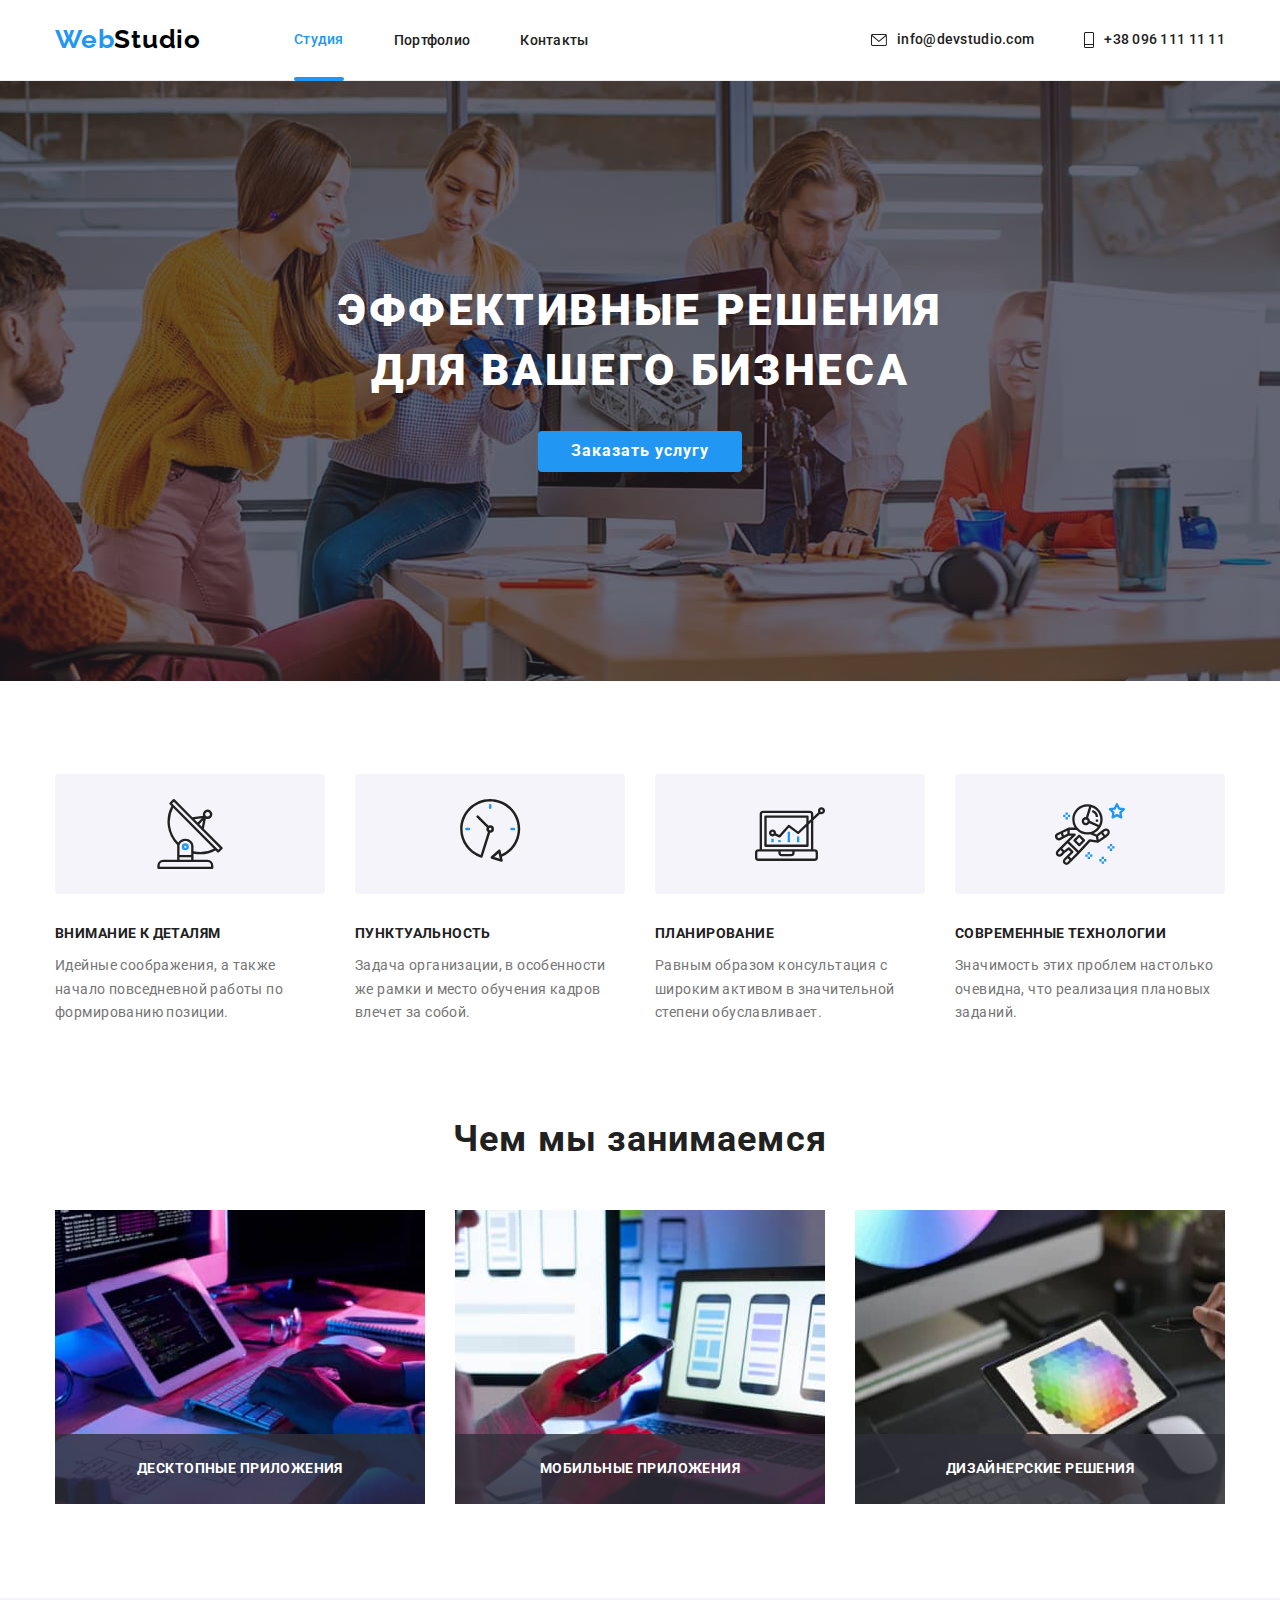
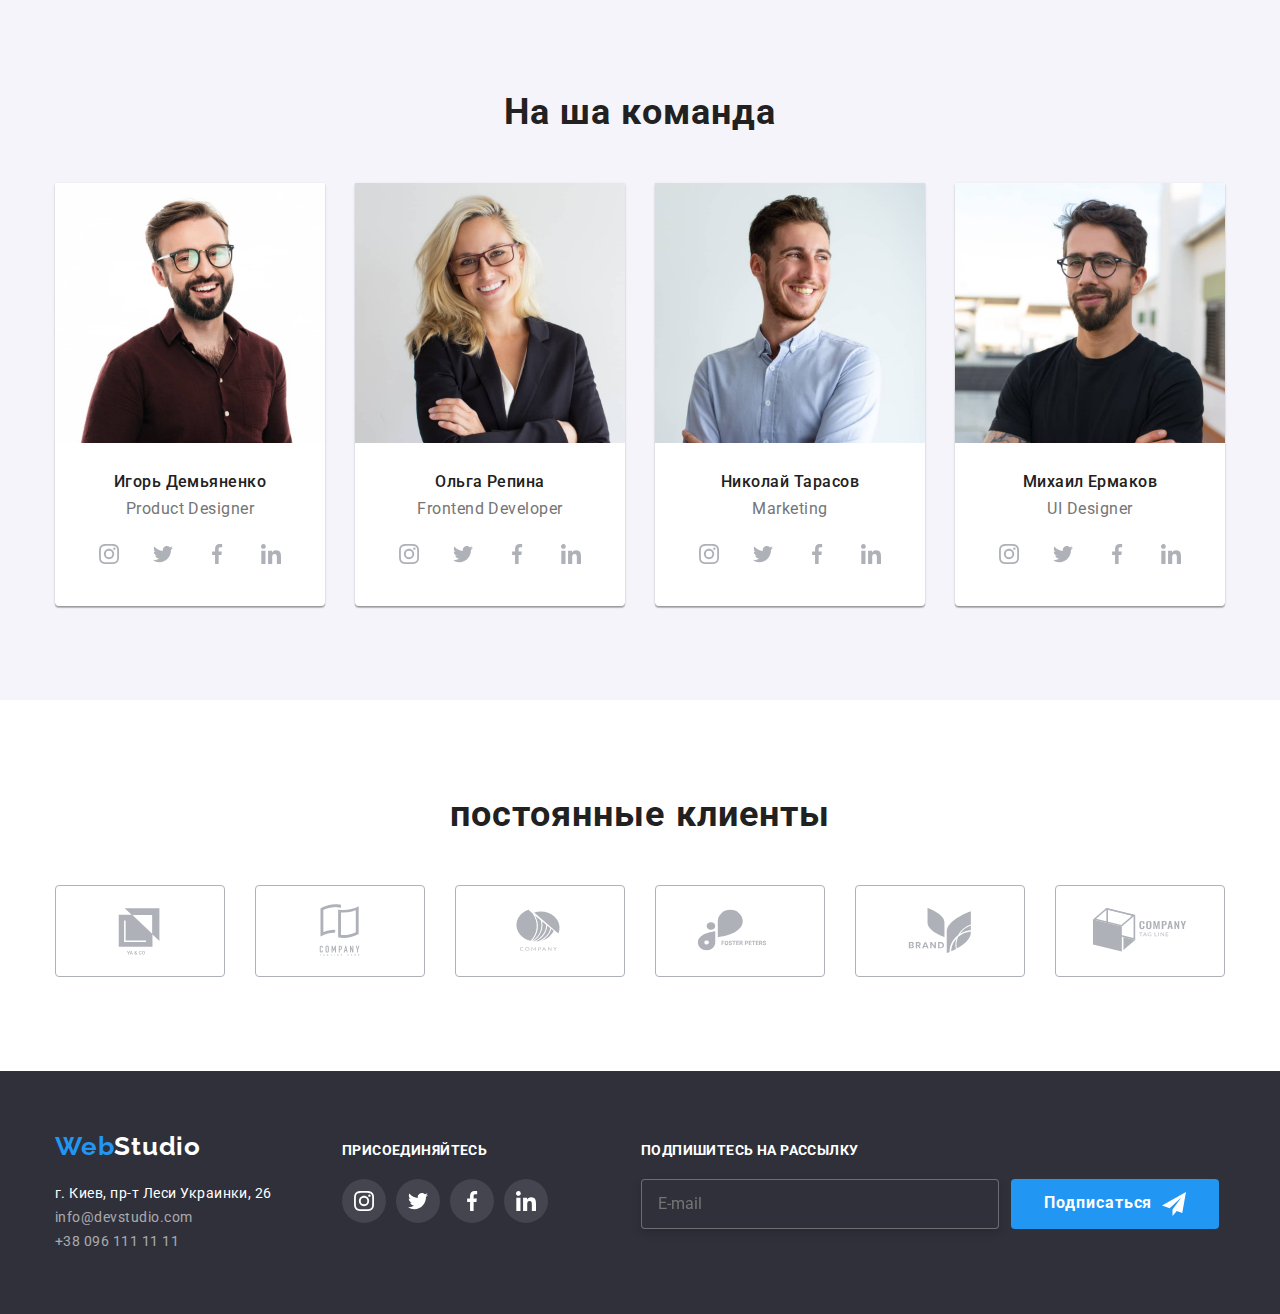
<file: index.html>
<!DOCTYPE html>
<html lang="en">
<head>
    <meta charset="UTF-8">
    <meta http-equiv="X-UA-Compatible" content="IE=edge">
    <meta name="viewport" content="width=, initial-scale=1.0">
    <title>Web Studio</title>
    <link rel="preconnect" href="https://fonts.googleapis.com">
    <link rel="preconnect" href="https://fonts.gstatic.com" crossorigin>
    <link href="https://fonts.googleapis.com/css2?family=Raleway:wght@700&family=Roboto:wght@400;500;700;900&display=swap"
            rel="stylesheet">
    <link rel="stylesheet" href="https://cdn.jsdelivr.net/npm/modern-normalize@1.1.0/modern-normalize.min.css" />
    <link rel="stylesheet" href="./css/style.css">
    
</head>
<body>
    <!--header-->
   
    <header class=" header">
        <div class="container container-nav">
            <nav class=" nav ">
                <a href="./index.html " class="logo logo-header ">Web<span class="studio">Studio</span></a>
                <ul class="site-nav list">
                    <li class="item item-studio "><a href="./index.html " class="link current">Студия</a></li>
                    <li class="item "><a href="./portfolio.html" class="link ">Портфолио</a></li>
                    <li class="item"><a href="" class="link">Контакты</a></li>
                </ul>
            </nav>
            <div class="site-nav ">
                <ul class="auth-nav list ">
                    <li class="item">
                        <a href="mailto:info@devstudio.com" class="link item-link ">
                            <svg class="auth-nav-icon" width="16" height="12">
                                <use href="./images/svg/icons.svg#icon-envelope"></use>
                            </svg>
                            info@devstudio.com
    
                        </a>
                    </li>
                    <li class="item">
                        <a href="tel:+380961111111" class="link item-link ">
                            <svg class="auth-nav-icon" width="10" height="16">
                                <use href="./images/svg/icons.svg#icon-vector"></use>
                            </svg>
                            +38 096 111 11 11
    
                        </a>
                    </li>
                </ul>
            </div>
    
        </div>
    </header>
  
    
    <!--main-content-->
    <main>
        <!--hero-->
        
            <section class="hero">
                <div class="container container-hero">
                     <h1 class="hero-title">Эффективные решения для вашего бизнеса</h1>
                     <button class="hero-button" type="button" data-modal-open>Заказать услугу </button>
                </div>
            </section>
        
        
        <!--section title-->
       
            <section class="section section-container">
                <div class="container">
                    <h2 class="regulations-work">Правила</h2>
                    <ul class="regulations list">
                        <li class="regulations-list">
                            <div class="regulations-list-work">
                                <svg class="" width="70" height="70">
                                    <use href="./images/svg/icons.svg#icon-antenna-1"></use>
                                </svg>
                            </div>
                                  
                            <h3 class="regulations-title">Внимание к деталям</h3>
                            <p class="paragraph-title">Идейные соображения, а также начало повседневной работы по формированию позиции.
                            </p>
                        </li>
                        <li class="regulations-list">
                            <div class="regulations-list-work">
                                <svg class="" width="70" height="70">
                                    <use href="./images/svg/icons.svg#icon-clock-1"></use>
                                </svg>
                            </div>

                            <h3 class="regulations-title">Пунктуальность</h3>
                            <p class="paragraph-title">Задача организации, в особенности же рамки и место обучения кадров влечет за
                            собой.</p>
                        </li>
                        <li class="regulations-list">
                            <div class="regulations-list-work">
                                <svg class="" width="70" height="70">
                                    <use href="./images/svg/icons.svg#icon-diagram-1"></use>
                                </svg>
                            </div>

                            <h3 class="regulations-title">Планирование</h3>
                            <p class="paragraph-title">Равным образом консультация с широким активом в значительной степени
                            обуславливает.</p>
                        </li>
                        <li class="regulations-list">
                            <div class="regulations-list-work">
                                <svg class="" width="70" height="70">
                                    <use href="./images/svg/icons.svg#icon-astronaut-1"></use>
                                </svg>
                            </div>

                            <h3 class="regulations-title">Современные технологии</h3>
                            <p class="paragraph-title">Значимость этих проблем настолько очевидна, что реализация плановых заданий.</p>
                        </li>
                    </ul>
                </div>
            </section>
       
       
        <!--section work-->

       
        <section class="section">
            <div class="container">
                <h2 class="work-title">Чем мы занимаемся</h2>
                   <ul class=" work list card-set">
                       <li class="work-list card-set-item ">
                            <img class="work-img" src="./images/box1.jpg" alt="человек печатает код на компьютере" width="370">
                            <p class="work-title-img">Десктопные приложения</p>
                       </li>
                       <li class="work-list card-set-item ">
                            <img class="work-img" src="./images/box2.jpg" alt="компьютер на столе, смартфон в руке" width="370">
                            <p class="work-title-img">Мобильные приложения</p>
                       </li>
                       <li class="work-list card-set-item ">
                            <img class="work-img" src="./images/box3.jpg" alt="компьютер на столе, в руке планшет в планшете цветовая гамма" width="370">
                            <p class="work-title-img">Дизайнерские решения</p>                            
                       </li>
                   </ul>
            </div>
        </section>
    
        
        
        <!--наша команда-->

        
        <section class="section our-team ">
            <div class="container">
                <h2 class="work-title">На ша команда</h2>
                <ul class="team list card-set">
                    <li class="team-list card-set-item ">
                        <img src="./images/im2/img.jpg" alt="парень в очках и в коричневой рубашки" width="270">
                            <div class="team-list-name">
                                <h3 class="team-name">Игорь Демьяненко</h3>
                                <p lang="en" class="team-position">Product Designer</p>
                                <ul class="social-media list">
                                    <li class="social-media-item">
                                        <a class="social-media-link link" href="" target="_blank" rel="noopener noreferrer"
                                         aria-label="instagram">
                                            <svg class="social-media-icon" width="20" height="20">
                                                <use href="./images/svg/icons.svg#icon-instagram-2"></use>
                                            </svg>
                                        </a>
                                    </li>
                                    <li class="social-media-item">
                                        <a class="social-media-link link" href="" target="_blank" rel="noopener noreferrer"
                                         aria-label="twitter">
                                            <svg class="social-media-icon" width="20" height="20">
                                                <use href="./images/svg/icons.svg#icon-twitter-1"></use>
                                            </svg>
                                        </a>
                                    </li>
                                    <li class="social-media-item">
                                        <a class="social-media-link link" href="" target="_blank" rel="noopener noreferrer"
                                         aria-label="facebook">
                                            <svg class="social-media-icon" width="20" height="20">
                                                <use href="./images/svg/icons.svg#icon-facebook-1"></use>
                                            </svg>
                                        </a>
                                    </li>
                                    <li class="social-media-item">
                                        <a class="social-media-link link" href="" target="_blank" rel="noopener noreferrer"
                                         aria-label="linkedin">
                                            <svg class="social-media-icon" width="20" height="20">
                                                <use href="./images/svg/icons.svg#icon-linkedin-1"></use>
                                            </svg>
                                        </a>
                                    </li>
                                </ul>
                            </div>
                       
                    </li>
                    <li class="team-list card-set-item">
                        <img src="./images/im2/img(1).jpg" alt="девушка в очках и в серой рубашки" width="270">
                            <div class="team-list-name">
                                <h3 class="team-name">Ольга Репина</h3>
                                <p lang="en" class="team-position">Frontend Developer</p>
                                <ul class="social-media list">
                                    <li class="social-media-item">
                                        <a class="social-media-link link" href="" target="_blank" rel="noopener noreferrer" aria-label="instagram">
                                            <svg class="social-media-icon" width="20" height="20">
                                                <use href="./images/svg/icons.svg#icon-instagram-2"></use>
                                            </svg>
                                        </a>
                                    </li>
                                    <li class="social-media-item">
                                        <a class="social-media-link link" href="" target="_blank" rel="noopener noreferrer" aria-label="twitter">
                                            <svg class="social-media-icon" width="20" height="20">
                                                <use href="./images/svg/icons.svg#icon-twitter-1"></use>
                                            </svg>
                                        </a>
                                    </li>
                                    <li class="social-media-item">
                                        <a class="social-media-link link" href="" target="_blank" rel="noopener noreferrer" aria-label="facebook">
                                            <svg class="social-media-icon" width="20" height="20">
                                                <use href="./images/svg/icons.svg#icon-facebook-1"></use>
                                            </svg>
                                        </a>
                                    </li>
                                    <li class="social-media-item">
                                        <a class="social-media-link link" href="" target="_blank" rel="noopener noreferrer" aria-label="linkedin">
                                            <svg class="social-media-icon" width="20" height="20">
                                                <use href="./images/svg/icons.svg#icon-linkedin-1"></use>
                                            </svg>
                                        </a>
                                    </li>
                                </ul>
                            </div>
                       
                    </li>
                    <li class="team-list card-set-item">
                        <img src="./images/im2/img(2).jpg" alt="парень в белой рубашки" width="270">
                            <div class="team-list-name">
                                <h3 class="team-name">Николай Тарасов</h3>
                                <p lang="en" class="team-position">Marketing</p>
                                <ul class="social-media list">
                                    <li class="social-media-item">
                                        <a class="social-media-link link" href="" target="_blank" rel="noopener noreferrer" aria-label="instagram">
                                            <svg class="social-media-icon" width="20" height="20">
                                                <use href="./images/svg/icons.svg#icon-instagram-2"></use>
                                            </svg>
                                        </a>
                                    </li>
                                    <li class="social-media-item">
                                        <a class="social-media-link link" href="" target="_blank" rel="noopener noreferrer" aria-label="twitter">
                                            <svg class="social-media-icon" width="20" height="20">
                                                <use href="./images/svg/icons.svg#icon-twitter-1"></use>
                                            </svg>
                                        </a>
                                    </li>
                                    <li class="social-media-item">
                                        <a class="social-media-link link" href="" target="_blank" rel="noopener noreferrer" aria-label="facebook">
                                            <svg class="social-media-icon" width="20" height="20">
                                                <use href="./images/svg/icons.svg#icon-facebook-1"></use>
                                            </svg>
                                        </a>
                                    </li>
                                    <li class="social-media-item">
                                        <a class="social-media-link link" href="" target="_blank" rel="noopener noreferrer" aria-label="linkedin">
                                            <svg class="social-media-icon" width="20" height="20">
                                                <use href="./images/svg/icons.svg#icon-linkedin-1"></use>
                                            </svg>
                                        </a>
                                    </li>
                                </ul>
                            </div>
                       
                    </li>
                    <li class="team-list card-set-item">
                        <img src="./images/im2/img(3).jpg" alt="парень в очках и в черной футболке" width="270">
                            <div class="team-list-name">
                                <h3 class="team-name">Михаил Ермаков</h3>
                                <p lang="en" class="team-position">UI Designer</p>
                                <ul class="social-media list">
                                    <li class="social-media-item">
                                        <a class="social-media-link link" href="" target="_blank" rel="noopener noreferrer"
                                         aria-label="instagram">
                                            <svg class="social-media-icon" width="20" height="20">
                                                <use href="./images/svg/icons.svg#icon-instagram-2"></use>
                                            </svg>
                                        </a>
                                    </li>
                                    <li class="social-media-item">
                                        <a class="social-media-link link" href="" target="_blank" rel="noopener noreferrer"
                                         aria-label="twitter">
                                            <svg class="social-media-icon" width="20" height="20">
                                                <use href="./images/svg/icons.svg#icon-twitter-1"></use>
                                            </svg>
                                        </a>
                                    </li>
                                    <li class="social-media-item">
                                        <a class="social-media-link link" href="" target="_blank" rel="noopener noreferrer"
                                         aria-label="facebook">
                                            <svg class="social-media-icon" width="20" height="20">
                                                <use href="./images/svg/icons.svg#icon-facebook-1"></use>
                                            </svg>
                                        </a>
                                    </li>
                                    <li class="social-media-item">
                                        <a class="social-media-link link" href="" target="_blank" rel="noopener noreferrer"
                                         aria-label="linkedin">
                                            <svg class="social-media-icon" width="20" height="20">
                                                <use href="./images/svg/icons.svg#icon-linkedin-1"></use>
                                            </svg>
                                        </a>
                                    </li>

                                </ul>
                            </div>
                        
                    </li>
                              
                </ul>
            </div>
        </section>

        <!-- постоянные клиенты -->
        
        
        <section class="section client">
            <div class="container">
                <h2 class="work-title">постоянные клиенты</h2>
                <ul class="work-title-list list">
                    <li class="section-client">
                        <a href="" class="section-client-icon">
                            <svg class="work-title-client" width="106" height="60">
                                <use href="./images/svg/icons.svg#icon-logo"></use>
                            </svg>
                        </a>
                        
                    </li>
                    <li class="section-client">
                        <a href="" class="section-client-icon">
                            <svg class="work-title-client" width="106" height="60">
                                <use href="./images/svg/icons.svg#icon-logo-1"></use>
                            </svg>
                        </a>
                        
                    </li>
                    <li class="section-client">
                        <a href="" class="section-client-icon">
                            <svg class="work-title-client" width="106" height="60">
                                <use href="./images/svg/icons.svg#icon-logo-2"></use>
                            </svg>
                        </a>
                        
                    </li>
                    <li class="section-client">
                        <a href="" class="section-client-icon">
                            <svg class="work-title-client" width="106" height="60">
                                <use href="./images/svg/icons.svg#icon-logo-3"></use>
                            </svg>
                        </a>
                       
                    </li>
                    <li class="section-client">
                        <a href="" class="section-client-icon">
                            <svg class="work-title-client" width="106" height="60">
                                <use href="./images/svg/icons.svg#icon-logo-4"></use>
                            </svg>
                        </a>
                        
                    </li>
                    <li class="section-client">
                        <a href="" class="section-client-icon">
                            <svg class="work-title-client" width="106" height="60">
                                <use href="./images/svg/icons.svg#icon-logo-5"></use>
                            </svg>
                        </a>
                        
                    </li>
                </ul>

            </div>



        </section>

        

    </main>
    <!--footer-->

   
    <footer class="section footer">
        <div class="container section-footer ">
            <div class="container-section-footer">
                <a href="./index.html" class="logo ">Web<span class="footer-studio">Studio</span></a>
                
                <address class="address">
                    <ul class="address list">
                        <li>
                            <a href="https://www.google.pl/maps/dir//%D0%B1%D1%83%D0%BB.+%D0%9B%D0%B5%D1%81%D0%B8+%D0%A3%D0%BA%D1%80%D0%B0%D0%B8%D0%BD%D0%BA%D0%B8,+26,+%D0%9A%D0%B8%D0%B5%D0%B2,+%D0%A3%D0%BA%D1%80%D0%B0%D0%B8%D0%BD%D0%B0,
                             " class="kyiv">г. Киев, пр-т Леси Украинки, 26</a>
                        </li>
                        <li>
                            <a href="mailto:info@devstudio.com" class="mail">info@devstudio.com</a>
                        </li>
                        <li>
                            <a href="tel:+380961111111" class="mail">+38 096 111 11 11</a>
                        </li>
                    </ul>
                </address>
            </div>
                
                
                <div class="strong-title">
                    <strong class="strong-title-link">присоединяйтесь</strong>
                    <ul class="strong-title-list list">
                        <li class="strong-title-media">
                            <a class="social-media-link strong link" href="" target="_blank" rel="noopener noreferrer" aria-label="instagram">
                                <svg class="social-media-icon" width=" 20" height="20">
                                    <use href="./images/svg/icons.svg#icon-instagram-2"></use>
                                </svg>
                            </a>
                        </li>
                        <li class="strong-title-media">
                            <a class="social-media-link strong link" href="" target="_blank" rel="noopener noreferrer" aria-label="twitter">
                                <svg class="social-media-icon" width=" 20" height="20">
                                    <use href="./images/svg/icons.svg#icon-twitter-1"></use>
                                </svg>
                            </a>
                        </li>
                        <li class="strong-title-media">
                            <a class="social-media-link strong link" href="" target="_blank" rel="noopener noreferrer" aria-label="facebook">
                                <svg class="social-media-icon" width=" 20" height="20">
                                    <use href="./images/svg/icons.svg#icon-facebook-1"></use>
                                </svg>
                            </a>
                        </li>
                        <li class="strong-title-media">
                            <a class="social-media-link strong link" href="" target="_blank" rel="noopener noreferrer" aria-label="linkedin">
                                <svg class="social-media-icon" width=" 20" height="20">
                                    <use href="./images/svg/icons.svg#icon-linkedin-1"></use>
                                </svg>
                            </a>
                        </li>
                    </ul>
                </div>

                <form class="btn-submit">
                    <div class="footer-input">
                        <label class="footer-input-title" for="email">Подпишитесь на рассылку</label>
                        <input class="input-title" type="email" name="email" id="email" placeholder="E-mail">
                    
                    </div>
                    <button class="footer-input-btn" type="submit">Подписаться<svg class="telegram-icon" width="24" height="24">
                            <use href="./images/svg/icons.svg#icon-telegram"></use>
                        </svg>
                    </button>
                </form>
          
            
            
           
        </div>
    
    </footer>
   
    <!-- модальное окно -->

    <div class="backdrop is-hidden" data-modal>
        <div class="modal">

           
              <button class="modal-close-btn" type="button" data-modal-close>
                <svg class="modal-close-btn-svg" width="11" height="11">
                    <use  href="./images/svg/icons.svg#icon-close"></use>
                </svg>
              </button>

              <form class="form">
                <strong class="form-title">Оставьте свои данные, мы вам перезвоним</strong>
                <div class="form-field">

                    <div class="field field-box">
                        <label class="label-title" for="name">Имя</label>
                        <input class="input input-check" type="text" name="name" id="name">
                        <svg class="input-svg" width="12" height="12">
                            <use href="./images/svg/icons.svg#icon-name"></use>
                        </svg>
                    </div>
                    
                    <div class="field field-box">
                        <label class="label-title" for="tel">Телефон</label>
                        <input class="input input-check" type="tel" name="tel" id="tel">
                        <svg class="input-svg" width="13" height="13">
                            <use href="./images/svg/icons.svg#icon-telephone"></use>
                        </svg>
                    </div>
                    
                    <div class="field field-box">
                        <label class="label-title" for="mail">Почта</label>
                        <input class="input input-check" type="email" name="mail" id="mail">
                        <svg class="input-svg" width="15" height="12">
                            <use href="./images/svg/icons.svg#icon-email-black"></use>
                        </svg>
                    </div>
               

                    <div class="field">
                        <label class="label-title"  for="kомментарий">Комментарий</label>
                        <textarea class="comment input"  name="kомментарий" id="kомментарий" cols="30" rows="3" placeholder="Введите текст"></textarea>
                    </div>

                    <div class="form-title-check ">
                        
                        
                            <input class="visually-hidden  input" type="checkbox" name="cоглашаюсь" value="cоглашаюсь " id="cоглашаюсь">

                        <span class="btn-svg-check">
                            <svg class="btn-svg-checkbox " width="11" height="8" >
                                <use href="./images/svg/icons.svg#icon-check-mark"></use>
                            </svg>
                        </span>
                        
                        <label class="label-title-terms" for="cоглашаюсь">Соглашаюсь с рассылкой и принимаю
                            <a href="" class="terms">Условия договора</a>
                        </label>
                       
                      
                    </div>

                        <button class="hero-button form-button" type="submit">Отправить</button>
                </div>
                       

              </form>
        </div>
    </div>

    <script src="./js/modal.js"></script>
    
</body>
</html>
</file>
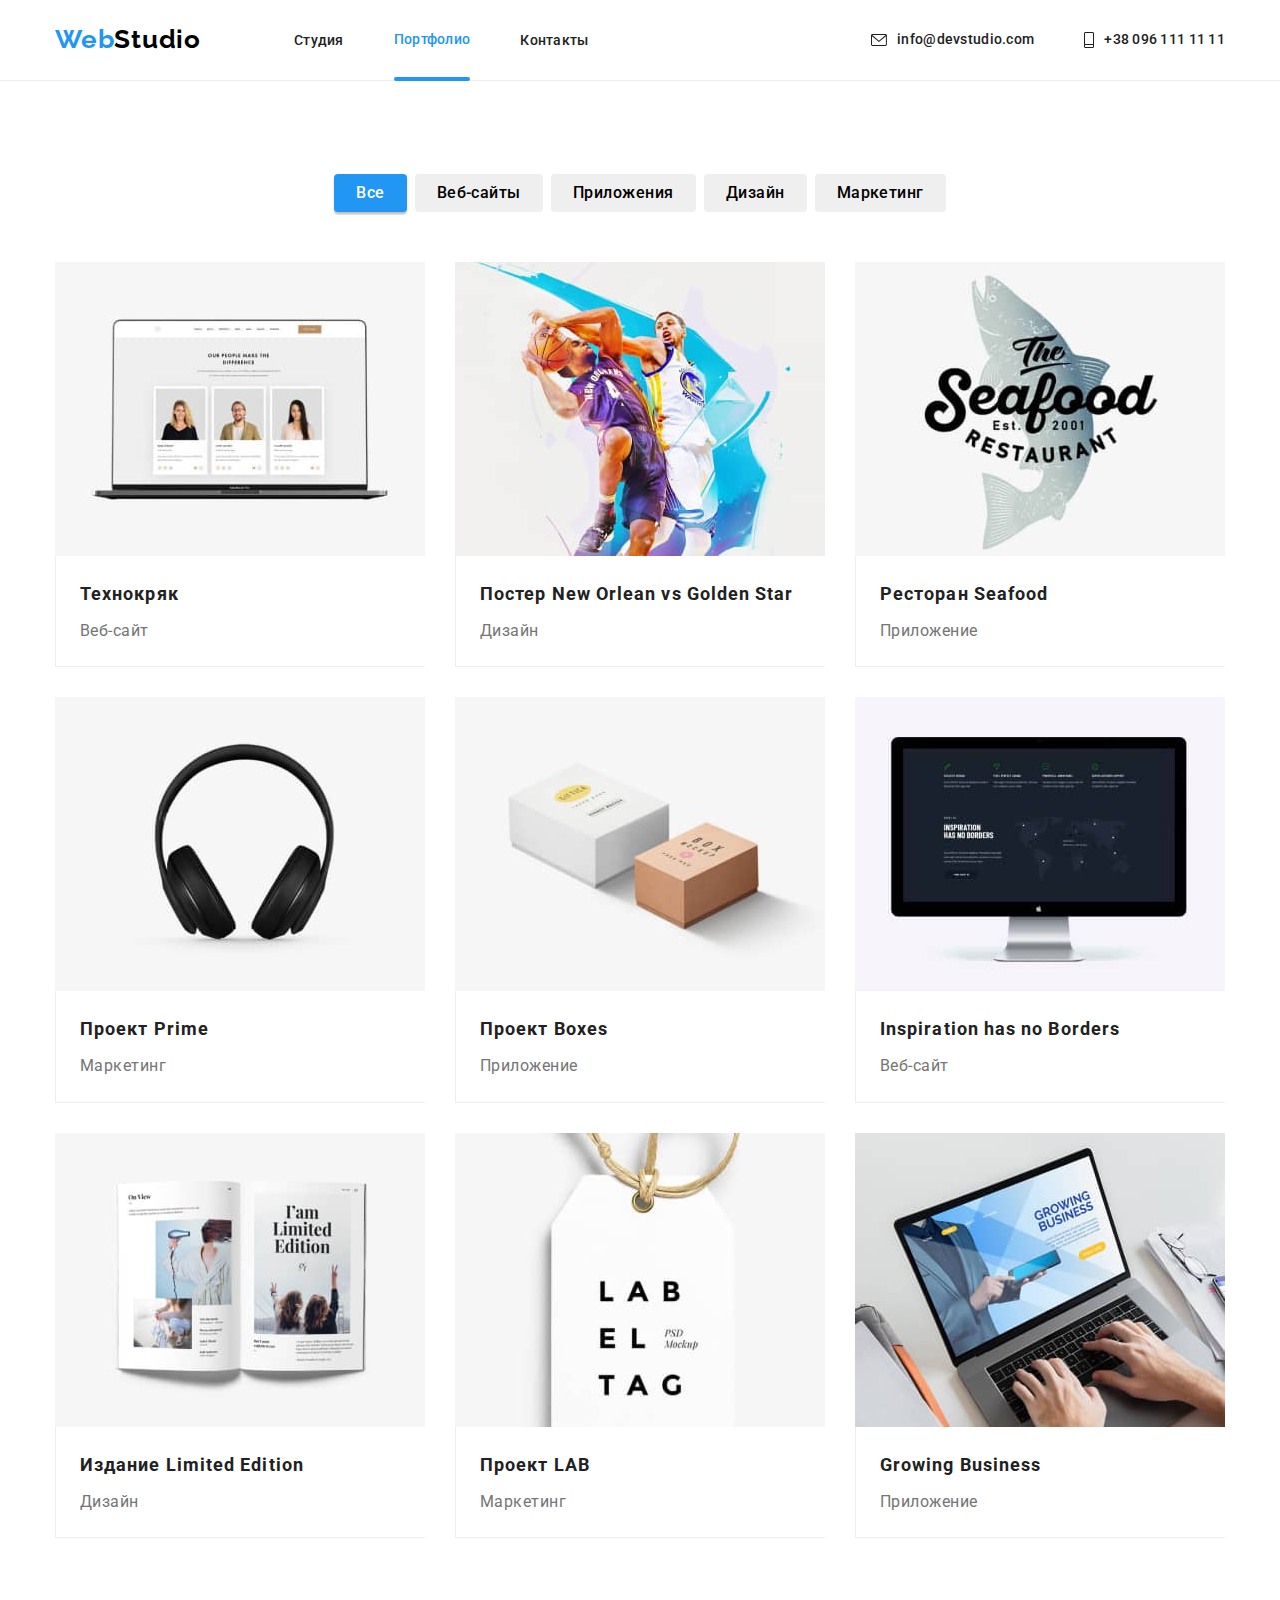
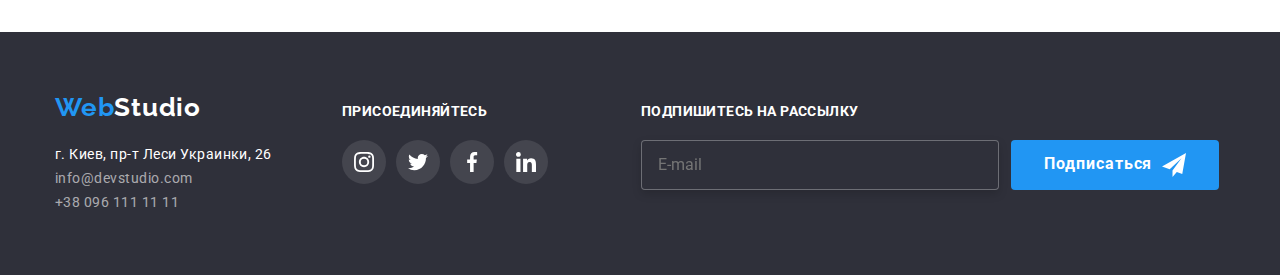
<file: portfolio.html>
<!DOCTYPE html>
<html lang="en">
<head>
    <meta charset="UTF-8">
    <meta http-equiv="X-UA-Compatible" content="IE=edge">
    <meta name="viewport" content="width=device-width, initial-scale=1.0">
    <title>Portfolio</title>
    <link rel="preconnect" href="https://fonts.googleapis.com">
    <link rel="preconnect" href="https://fonts.gstatic.com" crossorigin>
    <link href="https://fonts.googleapis.com/css2?family=Raleway:wght@700&family=Roboto:wght@400;500;700;900&display=swap"
            rel="stylesheet">
    <link rel="stylesheet" href="https://cdn.jsdelivr.net/npm/modern-normalize@1.1.0/modern-normalize.min.css" />
    <link rel="stylesheet" href="./css/style.css">
</head>
<body>
    <!--header-->
    <header class=" header">
        <div class="container container-nav">
            <nav class=" nav ">
                <a href="./index.html " class="logo logo-header ">Web<span class="studio">Studio</span></a>
                <ul class="site-nav list">
                    <li class="item"><a href="./index.html " class="link">Студия</a></li>
                    <li class="item item-studio"><a href="./portfolio.html" class="link current">Портфолио</a></li>
                    <li class="item"><a href="" class="link">Контакты</a></li>
                </ul>
            </nav>
            <div class="site-nav ">
                <ul class="auth-nav list ">
                    <li class="item">
                        <a href="mailto:info@devstudio.com" class="link item-link">
                            <svg class="auth-nav-icon" width="16" height="12">
                                <use href="./images/svg/icons.svg#icon-envelope"></use>
                            </svg>
                            info@devstudio.com
        
                        </a>
                    </li>
                    <li class="item">
                        <a href="tel:+380961111111" class="link item-link ">
                            <svg class="auth-nav-icon" width="10" height="16">
                                <use href="./images/svg/icons.svg#icon-vector"></use>
                            </svg>
                            +38 096 111 11 11
        
                        </a>
                    </li>
                </ul>
            </div>
        
        </div>
    </header>
    <!--main-content-->
    <main class="section">
        <div class="container">
            <section class="main">
                <h1 class="projects">Projects</h1>
                <Ul class=" project list ">
                    <li class="project-list"><button class="filter-button current" type="button">Все</button></li>
                    <li class="project-list"><button class="filter-button" type="button">Веб-сайты</button></li>
                    <li class="project-list"><button class="filter-button" type="button">Приложения</button></li>
                    <li class="project-list"><button class="filter-button" type="button">Дизайн</button></li>
                    <li class="project-list"><button class="filter-button" type="button">Маркетинг</button></li>
                </Ul>
                <ul class="list card-set">
            
                    <li class="card-set-item shadow">
                        <a href="">
                            <div class="shadow-overlau">
                                <img class="" src="./images/im3/img.jpg" alt=" на мониторе три фотографии, две девушки один мужчина" width="370">
                                    <div class="portfolio-overlau">
                                        <p class="portfolio-desc"> Ресурс предлагает комплексные предложения
                                            с разным уровнем функционала и сервисов. Все это позволит
                                            посетителю получить
                                            исчерпывающие сведения о компании или частном лице.
                                        </p>
                                    </div>
                            </div>
                                <div class="portfolio-item">
                                    <h2 class="portfolio-name">Технокряк</h2>
                                    <p class="portfolio-text">Веб-сайт</p>
                                </div>
                            
                        </a>
                        
                    </li>
                    <li class="card-set-item shadow">

                        <a href="">
                            <div class="shadow-overlau">
                                <img src="./images/im3/img(1).jpg" alt=" два баскетболиста с мячом" width="370">
                                    <div class="portfolio-overlau">
                                        <p class="portfolio-desc"> Ресурс предлагает комплексные предложения
                                            с разным уровнем функционала и сервисов. Все это позволит
                                            посетителю получить
                                            исчерпывающие сведения о компании или частном лице.
                                        </p>
                                    </div>
                            </div>
                           
                            <div class=" portfolio-item">
                                <h2 class="portfolio-name">Постер New Orlean vs Golden Star</h2>
                                <p class="portfolio-text">Дизайн</p>
                            </div>
                            
                        </a>
            
                    </li>
                    <li class="card-set-item shadow">
                        <a href="">
                            <div class="shadow-overlau">
                                <img src="./images/im3/img(2).jpg" alt=" логотип рыбного ресторана" width="370">
                                    <div class="portfolio-overlau">
                                        <p class="portfolio-desc"> Ресурс предлагает комплексные предложения
                                            с разным уровнем функционала и сервисов. Все это позволит
                                            посетителю получить
                                            исчерпывающие сведения о компании или частном лице.
                                        </p>
                                    </div>
                            </div>
                            
                            <div class=" portfolio-item">
                                <h2 class="portfolio-name">Ресторан Seafood</h2>
                                <p class="portfolio-text">Приложение</p>
                            </div>
                            
                        </a>
            
                    </li>
                    <li class="card-set-item shadow">
                        <a href="">
                            <div class="shadow-overlau">
                                <img src="./images/im3/img(3).jpg" alt=" наушники" width="370">
                                    <div class="portfolio-overlau">
                                        <p class="portfolio-desc"> Ресурс предлагает комплексные предложения
                                            с разным уровнем функционала и сервисов. Все это позволит
                                            посетителю получить
                                            исчерпывающие сведения о компании или частном лице.
                                        </p>
                                    </div>
                            </div>
                            
                            <div class=" portfolio-item">
                                <h2 class="portfolio-name">Проект Prime</h2>
                                <p class="portfolio-text">Маркетинг</p>
                            </div>
                        </a>
            
                    </li>
                    <li class="card-set-item shadow">
                        <a href="">
                            <div class="shadow-overlau">
                                <img src="./images/im3/img(4).jpg" alt=" две коробки одна белая вторая бежевая" width="370">
                                    <div class="portfolio-overlau">
                                        <p class="portfolio-desc"> Ресурс предлагает комплексные предложения
                                            с разным уровнем функционала и сервисов. Все это позволит
                                            посетителю получить
                                            исчерпывающие сведения о компании или частном лице.
                                        </p>
                                    </div>
                            </div>
                            
                            <div class=" portfolio-item">
                                <h2 class="portfolio-name">Проект Boxes</h2>
                                <p class="portfolio-text">Приложение</p>
                            </div>
                            
                        </a>
            
                    </li>
                    <li class="card-set-item shadow">
                        <a href="">
                            <div class="shadow-overlau">
                                <img src="./images/im3/img(5).jpg" alt=" на мониторе отrрыт Веб-сайт" width="370">
                                    <div class="portfolio-overlau">
                                        <p class="portfolio-desc"> Ресурс предлагает комплексные предложения
                                            с разным уровнем функционала и сервисов. Все это позволит
                                            посетителю получить
                                            исчерпывающие сведения о компании или частном лице.
                                        </p>
                                    </div>
                            </div>
                            
                            <div class=" portfolio-item">
                                <h2 class="portfolio-name">Inspiration has no Borders</h2>
                                <p class="portfolio-text">Веб-сайт</p>
                            </div>
                            
                        </a>
            
                    </li>
                    <li class="card-set-item shadow">
                        <a href="">
                            <div class="shadow-overlau">
                                <img src="./images/im3/img(6).jpg" alt=" журнал с двумя картинками" width="370">
                                <div class="portfolio-overlau">
                                    <p class="portfolio-desc"> Ресурс предлагает комплексные предложения
                                        с разным уровнем функционала и сервисов. Все это позволит
                                        посетителю получить
                                        исчерпывающие сведения о компании или частном лице.
                                    </p>
                                </div>
                            </div>
                            
                            <div class=" portfolio-item">
                                <h2 class="portfolio-name">Издание Limited Edition</h2>
                                <p class="portfolio-text">Дизайн</p>
                            </div>
                            
                        </a>
            
                    </li>
                    <li class="card-set-item shadow">
                        <a href="">
                            <div class="shadow-overlau">
                                <img src="./images/im3/img(7).jpg" alt=" этикетка с логотипом" width="370">
                                <div class="portfolio-overlau">
                                    <p class="portfolio-desc"> Ресурс предлагает комплексные предложения
                                        с разным уровнем функционала и сервисов. Все это позволит
                                        посетителю получить
                                        исчерпывающие сведения о компании или частном лице.
                                    </p>
                                </div>
                            </div>
                            
                            <div class=" portfolio-item">
                                <h2 class="portfolio-name">Проект LAB</h2>
                                <p class="portfolio-text">Маркетинг</p>
                            </div>
                           
                        </a>
            
                    </li>
                    <li class="card-set-item shadow">
                        <a href="">
                            <div class="shadow-overlau">
                                <img src="./images/im3/img(8).jpg" alt=" в мониторе человек с планшетом" width="370">
                                    <div class="portfolio-overlau">
                                        <p class="portfolio-desc"> Ресурс предлагает комплексные предложения
                                            с разным уровнем функционала и сервисов. Все это позволит
                                            посетителю получить
                                            исчерпывающие сведения о компании или частном лице.
                                        </p>
                                    </div>
                            </div>
                            
                            <div class=" portfolio-item">
                                <h2 class="portfolio-name">Growing Business</h2>
                                <p class="portfolio-text">Приложение</p>
                            </div>
                            
                        </a>
            
                    </li>
                </ul>
            
            </section>

        </div>
       
    </main>
    <!--footer-->
    <footer class="section footer">
        <div class="container section-footer ">
            <div class="container-section-footer">
                <a href="./index.html" class="logo ">Web<span class="footer-studio">Studio</span></a>
    
                <address class="address">
                    <ul class="address list">
                        <li>
                            <a href="https://www.google.pl/maps/dir//%D0%B1%D1%83%D0%BB.+%D0%9B%D0%B5%D1%81%D0%B8+%D0%A3%D0%BA%D1%80%D0%B0%D0%B8%D0%BD%D0%BA%D0%B8,+26,+%D0%9A%D0%B8%D0%B5%D0%B2,+%D0%A3%D0%BA%D1%80%D0%B0%D0%B8%D0%BD%D0%B0,
                                 " class="kyiv">г. Киев, пр-т Леси Украинки, 26</a>
                        </li>
                        <li>
                            <a href="mailto:info@devstudio.com" class="mail">info@devstudio.com</a>
                        </li>
                        <li>
                            <a href="tel:+380961111111" class="mail">+38 096 111 11 11</a>
                        </li>
                    </ul>
                </address>
            </div>
    
    
            <div class="strong-title">
                <strong class="strong-title-link">присоединяйтесь</strong>
                <ul class="strong-title-list list">
                    <li class="strong-title-media">
                        <a class="social-media-link strong link" href="" target="_blank" rel="noopener noreferrer"
                            aria-label="instagram">
                            <svg class="social-media-icon" width=" 20" height="20">
                                <use href="./images/svg/icons.svg#icon-instagram-2"></use>
                            </svg>
                        </a>
                    </li>
                    <li class="strong-title-media">
                        <a class="social-media-link strong link" href="" target="_blank" rel="noopener noreferrer"
                            aria-label="twitter">
                            <svg class="social-media-icon" width=" 20" height="20">
                                <use href="./images/svg/icons.svg#icon-twitter-1"></use>
                            </svg>
                        </a>
                    </li>
                    <li class="strong-title-media">
                        <a class="social-media-link strong link" href="" target="_blank" rel="noopener noreferrer"
                            aria-label="facebook">
                            <svg class="social-media-icon" width=" 20" height="20">
                                <use href="./images/svg/icons.svg#icon-facebook-1"></use>
                            </svg>
                        </a>
                    </li>
                    <li class="strong-title-media">
                        <a class="social-media-link strong link" href="" target="_blank" rel="noopener noreferrer"
                            aria-label="linkedin">
                            <svg class="social-media-icon" width=" 20" height="20">
                                <use href="./images/svg/icons.svg#icon-linkedin-1"></use>
                            </svg>
                        </a>
                    </li>
                </ul>
            </div>
    
            <form class="btn-submit">
                <div class="footer-input">
                    <label class="footer-input-title" for="email">Подпишитесь на рассылку</label>
                    <input class="input-title" type="email" name="email" id="email" placeholder="E-mail">
    
                </div>
                <button class="footer-input-btn" type="submit">Подписаться<svg class="telegram-icon" width="24" height="24">
                        <use href="./images/svg/icons.svg#icon-telegram"></use>
                    </svg>
                </button>
            </form>
    
    
    
    
        </div>
    
    </footer>
</body>
</html>
</file>
<file: css/style.css>
:root{
    --primary-text-color:#212121;
    --text-color:#757575;
    --accent-color:#2196F3;
    --header-color: #FFFFFF;
    --footer-background-color:#2F303A;
    --title-background-color:#E5E5E5;
    --team-background-color:#F5F4FA; 
    --studio-color:#000000;
    --button-color: #188CE8;
    --hero-background-color:#C4C4C4;
    --icon-buckground-color:#AFB1B8;
    --footer-icon-color:rgba(255, 255, 255, 0.1);
    --background-img-color:rgba(47, 48, 58, 0.8);
    --background-overlau-color:rgba(33, 150, 243, 0.9);
    --backdrop-background-color:rgba(0, 0, 0, 0.2);


    --anim-aiow: 250ms cubic-bezier(0.4, 0, 0.2, 1);

    --items: 4;
    --indent: 30px; 
}




body {
    background-color: var(--header-color); 
    font-family: Roboto, sans-serif;
    color: var(--primary-text-color);
    letter-spacing: 0.03em;
}

.section {
    padding: 94px 0;
}

.container{
   width: 1200px;
   padding: 0 15px; 
   margin-left: auto;
   margin-right: auto;
   
}

/* reset */

.list {
    padding: 0;
    margin: 0;
    list-style: none
}

h1,
h2,
h3,
h4,
p {
    margin: 0;
}



/* visually-hidden */



.visually-hidden {
    position: absolute;
    white-space: nowrap;
    width: 1px;
    height: 1px;
    overflow: hidden;
    border: 0;
    padding: 0;
    clip: rect(0 0 0 0);
    clip-path: inset(50%);
    margin: -1px;
}





/* сетка flex-box */

.card-set{

    display: flex;
    flex-wrap: wrap;
    margin: calc(-1 * var(--indent) / 2);
    

}

.card-set-item {

    flex-basis: calc((100% - var(--indent) * var(--items)) / var(--items));
    margin: calc(var(--indent) / 2);

}




img {
    display: block;
    max-width:100%;
    height: auto;
}


a {
    text-decoration: none;
}

/*header*/

.header {
    display: block;
    border-bottom: 1px solid #ECECEC;
}



.item-studio {
    position: relative;
    
    color: var(--accent-color);
    display: flex;
    align-items: center;

}


.item-studio::after {

    content: "";

    position: absolute;
    bottom: -1px;
    left: 0;
    
    width: 100%;
    height: 4px;

    display: inline-block;
    
    background-color:var(--accent-color) ;
    border-radius: 2px;
}



/* logo */



.logo {

    color: var(--accent-color);

    font-family: 'Raleway',sans-serif;
    font-weight: 700;
    font-size: 26px;
    line-height: 1.2;
    letter-spacing: 0.03em;

    transition: color var(--anim-aiow);

}
.logo-header {
    margin-right: 93px;
    padding: 24px 0 25px;
}
    


.studio {
    color:var(--studio-color);

}


.footer-studio {
    color: var(--header-color);
    
}
    

.logo:hover
.logo:focus{
    color: var(--accent-color);
}


.logo-footer{

    padding-top: 39px;

}




/*site-nav*/

.site-nav .item:not(:last-child),
.auth-nav .item:not(:last-child){
    margin-right: 50px;

}
  


.container-nav,
.nav {
    
    display: flex;
    align-items: center;
   
}


.item-link {

    display: flex;
    align-items: center;

}




.site-nav,
.auth-nav
 {
    display: flex;
    align-items: center;

   
}


   
.site-nav .link {

   
    padding: 32px 0;

    transition: color var(--anim-aiow);
   
}

.site-nav{ 

    margin-left: auto;

}




.link{ 

    color: var(--primary-text-color);
    font-weight: 500;
    font-size: 14px;
    line-height: 1.14;
    letter-spacing: 0.02em;

    
}


.site-nav .link.current,
.site-nav .link:hover,
.site-nav .link:focus {
    color: var(--accent-color)
}

.auth-nav-icon {

    margin-right: 10px;

    fill: currentColor;

}


/* auth-nav */
 
.auth-nav .link {
    color: var(--text-color)

    color var(--anim-aiow);
}

.auth-nav .link:hover,
.auth-nav .link:focus {
    color: var(--accent-color);
}



   
   



/* section hero */

.hero { 
    max-width: 1600px;
    height: 600px;
    margin-left: auto;
    margin-right: auto;

    background-color: var(--hero-background-color);
    background-image: linear-gradient(
        rgba(47, 48, 58, 0.4),
        rgba(47, 48, 58, 0.4)), 
        url(../images/im4/Img\ \(1\).jpg);
    
    background-position: center;
    background-repeat: no-repeat;
    background-size: cover;
    text-align: center;
    padding: 200px 0;
}






.hero-title {

    color: var(--header-color);
    font-weight: 900;
    font-size: 44px;
    line-height: 1.36;
    letter-spacing: 0.06em;
    text-transform: uppercase;

   
    max-width: 696px;
    margin: 0 auto;
    margin-bottom: 30px;

}

/* button */


.hero-button {

    border-radius: 4px;
    border: 1px solid transparent;
    padding: 10px 32px ;

    background-color:var(--accent-color);
    color: #FFFFFF;

    font-weight: 700;
    font-size: 16px;
    line-height: 1.18;
    letter-spacing: 0.06em;

    transition: color var(--anim-aiow);
    transition: background-color var(--anim-aiow);
    
}

.hero-button:hover,
.hero-button:focus {

    background-color:var(--button-color);
    color: var(--header-color);
}





/* section regulations */


.section-container {

    padding-bottom: 0;

}


.regulations-work,
.projects {

    opacity: 0;
    width: 1px;
    height: 1px;
    overflow: hidden;
    margin: -1px;
}

.regulations {

    display: flex;
      
}


.regulations-list-work{

    display: flex;
    align-items: center;
    justify-content: center;

    background-size: contain;
    background-repeat: no-repeat;
    background-position: center;
    background-color: var(--team-background-color);
    border-radius: 4px;

    margin-bottom: 30px;
    height: 120px; 
    
}






.regulations-list {

    flex-basis: 270px;

}



.regulations-list:not(:last-child){

    margin-right: 30px;
} 


.regulations-title {

    font-weight: 700;
    font-size: 14px;
    line-height: 1.4;
    letter-spacing: 0.03em;
    text-transform: uppercase;

    margin-bottom: 10px;
}

.paragraph-title {

    color: var(--text-color);
    font-weight: 400;
    font-size: 14px;
    line-height: 1.7;
    letter-spacing: 0.03em;
   
   
}



.work {

    --items: 3;
}



.work-list {

    position: relative;

}



.work-title {

    font-weight: 700;
    font-size: 36px;
    line-height: 1.14;
    text-align: center;
    letter-spacing: 0.03em;
    margin-bottom: 50px;
}


.work-title-img {
    
    position: absolute;
    bottom:0;
    padding: 27px 0;
    width: 100%;

    font-weight: 700;
    font-size: 14px;
    line-height: 1.14;
    text-align: center;
    letter-spacing: 0.03em;
    text-transform: uppercase;

    color: var(--header-color);
    background-color: var(--background-img-color);

}



/* section our-team */

.our-team {

    background-color: var(--team-background-color);
}



.team-list-name{

    padding: 30px 0;  

}




.team-list{

    background-color: var(--header-color);
    box-shadow: 0px 1px 3px rgba(0, 0, 0, 0.12), 0px 1px 1px rgba(0, 0, 0, 0.14), 0px 2px 1px rgba(0, 0, 0, 0.2);
    border-radius: 0 0 4px 4px;

}




.team-name {

    font-weight: 500;
    font-size: 16px;
    line-height: 1.18;
    text-align: center;
    letter-spacing: 0.03em;
    margin-bottom: 10px;

}

.team-position{

    color: var(--text-color);
    font-weight: 400;
    font-size: 16px;
    line-height: 0.85;
    text-align: center;
    letter-spacing: 0.03em;
    margin-bottom: 16px;
    
}


/* оформление иконок */


.social-media {

    display: flex;
    justify-content: center;

}


.social-media-item:not(:last-child) {

    margin-right: 10px;

}


.social-media-link {

    display: flex;
    align-items: center;
    justify-content: center;

    width: 44px;
    height: 44px;
    background-color: var(--header-color);
    border-radius: 50%;

    color: var(--icon-buckground-color);

    transition: color var(--anim-aiow);
    transition: background-color var(--anim-aiow);
}



.social-media-link:hover,
.social-media-link:focus {

    color: var(--header-color);
    background-color: var(--accent-color);
}


.social-media-icon {

    fill: currentColor;
}


.work-title {

    margin-bottom: 50px;
}


.work-title-list {

    display: flex;
    justify-content: center;
    color: var(--icon-buckground-color);
    
}



.section-client:not(:last-child) {

    margin-right: 30px;

}


.section-client-icon{

    display: flex;
    align-items: center;
    justify-content: center;

    width: 170px;
    height: 92px;
    
    border-radius: 4px;
    border: 1px solid var(--icon-buckground-color);
    color: var(--icon-buckground-color);

    transition: color var(--anim-aiow),border var(--anim-aiow);
    
}



.section-client-icon:hover,
.section-client-icon:focus{

    border:solid var(--accent-color);
    color: var(--accent-color);
    border: 1px solid #2196F3;
    border-radius: 4px;
}




.work-title-client {

    fill: currentColor;
      
}




/* section footer */




.section-footer {

    display: flex;
    align-items:baseline;

}


.container-section-footer {

    margin-right: 70px;

}


.footer {
   

    background-color: var(--footer-background-color);
    padding-top: 60px;
    padding-bottom: 60px;

}



.address{

    display:block;
    margin-top: 20px;

}



.kyiv {

    color: var(--header-color);
    font-style: normal;
    font-weight: 400;
    font-size: 14px;
    line-height: 1.71;
    margin-bottom: 9px;

}



.mail {

    color: rgba(255,255, 255, 0.6);
    font-style: normal;
    font-size: 14px;
    line-height: 1.71;
    margin-bottom: 9px;

}


.strong-title-media:not(:last-child) {

    margin-right: 10px;

}




.strong {
    
    
    color: var(--header-color);
    background-color: var(--footer-icon-color);
    
}


.strong-title-list{

    margin-right: 93px;

    display: flex;
    align-items: center;

   
   
}


.strong-title-link {

   

    display:flex;
    margin-bottom: 20px;
    text-transform: uppercase;

    font-weight: 700;
    font-size: 14px;
    line-height: 1.14;
    letter-spacing: 0.03em;
    color: var(--header-color);

}



.btn-submit {

    display: flex;
    align-items: flex-end;
}



.footer-input {

    margin-right: 12px;

    display: flex;
    flex-direction: column;

}


.footer-input-title {

    margin-bottom: 20px;

    font-weight: 700;
    font-size: 14px;
    line-height: 1.14;
    letter-spacing: 0.03em;
    text-transform: uppercase;

    color: var(--header-color);
}


.input-title {
    outline: transparent;

    padding: 15px 16px;

    width: 358px;
    height: 50px;
    left: 815px;
    top: 2787px;
        
    color: var(--text-color);
    border: 1px solid rgba(255, 255, 255, 0.3);
    filter: drop-shadow(0px 4px 4px rgba(0, 0, 0, 0.15));
    border-radius: 4px;
    background-color: var(--footer-background-color);
}


.footer-input-btn {
    display: flex;
    align-items: center;
    justify-content: center;
       
    

    border-radius: 4px;
    border: 1px solid transparent;
    padding: 10px 32px;
    
    background-color: var(--accent-color);
    color: #FFFFFF;
        
    height: 50px;
    font-weight: 700;
    font-size: 16px;
    line-height: 1.18;
    letter-spacing: 0.06em;
    
    transition: color var(--anim-aiow);
    transition: background-color var(--anim-aiow);
}

.telegram-icon {
    
    margin-left: 10px;
}



/* portfolio */


.shadow {
    
    --items: 3;

    transition: box-shadow var(--anim-aiow);
    
}



.shadow:hover,
.shadow:focus {

   
    box-shadow: 0px 1px 1px rgba(0, 0, 0, 0.12),
    0px 4px 4px rgba(0, 0, 0, 0.06), 1px 4px 6px
    rgba(0, 0, 0, 0.16);
}

.shadow-overlau {
    position: relative;
    overflow: hidden;
   
    
}


.portfolio-overlau {
    position: absolute;
    top: 0;
    left: 0;
    width: 100%;
    height: 100%;

    transform: translateY(100%);

    display: flex;
    align-items: center;
    justify-content: center;

    padding: 63px 24px;

    backdrop-filter: brul(3px);
    
    background-color: var(--background-overlau-color);

    transition: transform var(--anim-aiow);
}

.shadow:hover .portfolio-overlau {

    transform: translateY(0);
}


.portfolio-desc {

    color: var(--header-color);
    font-size: 18px;
    line-height: 1.55;
}


.project {

    display: flex;
    justify-content: center;
    margin-bottom: 50px;

}



.project-list:not(:last-child){

    margin-right: 8px;

}



.filter-button {

    font-family:inherit;
    font-style: normal;
    font-weight: 500;
    font-size: 16px;
    line-height: 1.6;
    text-align: center;
    letter-spacing: 0.03em;
    padding: 6px 22px;
    border-radius: 4px;
    border: none;

    transition: color var(--anim-aiow),background-color var(--anim-aiow),box-shadow var(--anim-aiow);
   
} 


.filter-button.current,
.filter-button:hover,
.filter-button:focus {

    background-color: var(--accent-color);
    color: var(--header-color);
    box-shadow: 0px 3px 1px rgba(0, 0, 0, 0.1),
    0px 1px 2px rgba(0, 0, 0, 0.08), 0px 2px 2px rgba(0, 0, 0, 0.12);
    border-radius: 4px;
}



.portfolio-name {

    color: var(--primary-text-color);
    font-weight: 700;
    font-size: 18px;
    line-height: 2;
    letter-spacing: 0.06em;
    margin-bottom: 4px;

}




.portfolio-text {

    color:var(--text-color) ;
    font-weight: 400;
    font-size: 16px;
    line-height: 1.9;
    letter-spacing: 0.03em;

}


.portfolio-item {

    padding: 20px 24px;

    border-radius: 1px solid #EEEEEE;
    border-bottom: 1px solid #EEEEEE;
    border-left: 1px solid #EEEEEE;

}



/* modal window */


.backdrop {

    position: fixed;
    top: 0;
    left: 0;
    z-index: 1000;
    width: 100%;
    height: 100%;

    background-color: var(--backdrop-background-color);
    
    opacity: 1;
    visibility: visible;
    pointer-events:initial;

    transition: opacity var(--anim-aiow), visibility var(--anim-aiow) ;
}


.backdrop.is-hidden {

    opacity: 0;
    visibility: hidden;
    pointer-events: none;


}


.modal {

    position: absolute;
    top: 50%;
    left: 50%;
    transform: translate(-50%, -50%);

    min-width: 528px;
    min-height: 581px;
    background-color: var(--header-color);

    box-shadow: 0px 1px 3px rgba(0, 0, 0, 0.12), 0px 1px 1px rgba(0, 0, 0, 0.14), 0px 2px 1px rgba(0, 0, 0, 0.2);
    border-radius: 4px;
}


.modal-close-btn {

    position: absolute;
    top: 0;
    right: 0;

    padding: 0;
    margin: 8px 8px 0 0;

    display: flex;
    align-items: center;
    justify-content: center;

    width: 30px;
    height: 30px;
    border-radius: 50%;
    background-color: var(--header-color);
    border: 1px solid rgba(0, 0, 0, 0.1);
    
    cursor: pointer;
}




.modal-close-btn:hover,
.modal-close-btn:focus {

    color: var(--accent-color);
    
}


.modal-close-btn-svg {

    fill: currentColor;
}





/*  form   */


.form {
    
    display: block;
   
    padding: 40px;
    margin-left: auto;
    margin-right: auto;
}


.form-title {
    display: flex;
    align-items: center;
    justify-content: center;
    text-align: center;
    
    margin-bottom: 12px;
    font-weight: 700;
    font-size: 20px;
    line-height: 1.15; 
    
}




.field:not(:last-child) {

    margin-bottom: 10px;
}



.field {

   
    position: relative;

    display: flex;
    flex-direction: column;

}



.label-title {

    margin-bottom: 4px;

    font-weight: 400;
    font-size: 12px;
    line-height: 1.16;
    color: var(--text-color);
}


.comment {

    

    width: 100%;
    min-height:120px;
    padding: 12px 16px;
    
    resize: none;
}


.label-title-terms {

   

    font-weight: 400;
    font-size: 14px;
    line-height: 1.71;
    color: var(--text-color);

}



 
.input {
    outline: transparent;
    
    height: 40px;
    
    

    border: 1px solid rgba(33, 33, 33, 0.2);
    border-radius: 4px;

}


.input-check {
    
    padding: 12px 42px;

}


.terms {

    text-decoration-line: underline;
    color: var(--accent-color);

}


.input:focus {

    border: 1px solid var(--accent-color);
       
    border-radius: 4px;
    
}




.input-svg {

    position: absolute;
    left: 15px;
    bottom: 14px;
   

}





.form-title-check {

    margin-top: 20px;

    display:flex;
    align-items: center;
    justify-content: center;

    margin-bottom: 30px;
  
}


.btn-svg-check{
    display: inline-flex;
    align-items: center;
    justify-content: center;

    Width :16px;
    Height :15px;
    margin-right: 7px;

   
    border-radius: 2px;
    outline: 2px solid var(--primary-text-color);
    outline-offset: -2px;

    transition:background-color 250ms,outline-color 250ms ;
}


.input:checked + .btn-svg-check {

    background-color: var(--accent-color);
    outline-color: var(--accent-color);
}



.input-check:focus + .input-svg {

    fill: var(--accent-color);
}




.input-check,
.input-svg {

    transition: fill 250ms, border-color 250ms;
}




.form-button {

    display: flex;

    border-radius: 4px;
    box-shadow: 0px 4px 4px rgba(0, 0, 0, 0.15);
    border: 1px solid transparent;
    padding: 10px 32px;
    
    background-color: var(--accent-color);
    color: var(--header-color);
    
    font-weight: 700;
    font-size: 16px;
    line-height: 1.18;
    letter-spacing: 0.06em;

    margin-left: auto;
    margin-right: auto;
    
    transition: color var(--anim-aiow);
    transition: background-color var(--anim-aiow);

    cursor: pointer;

}
</file>
